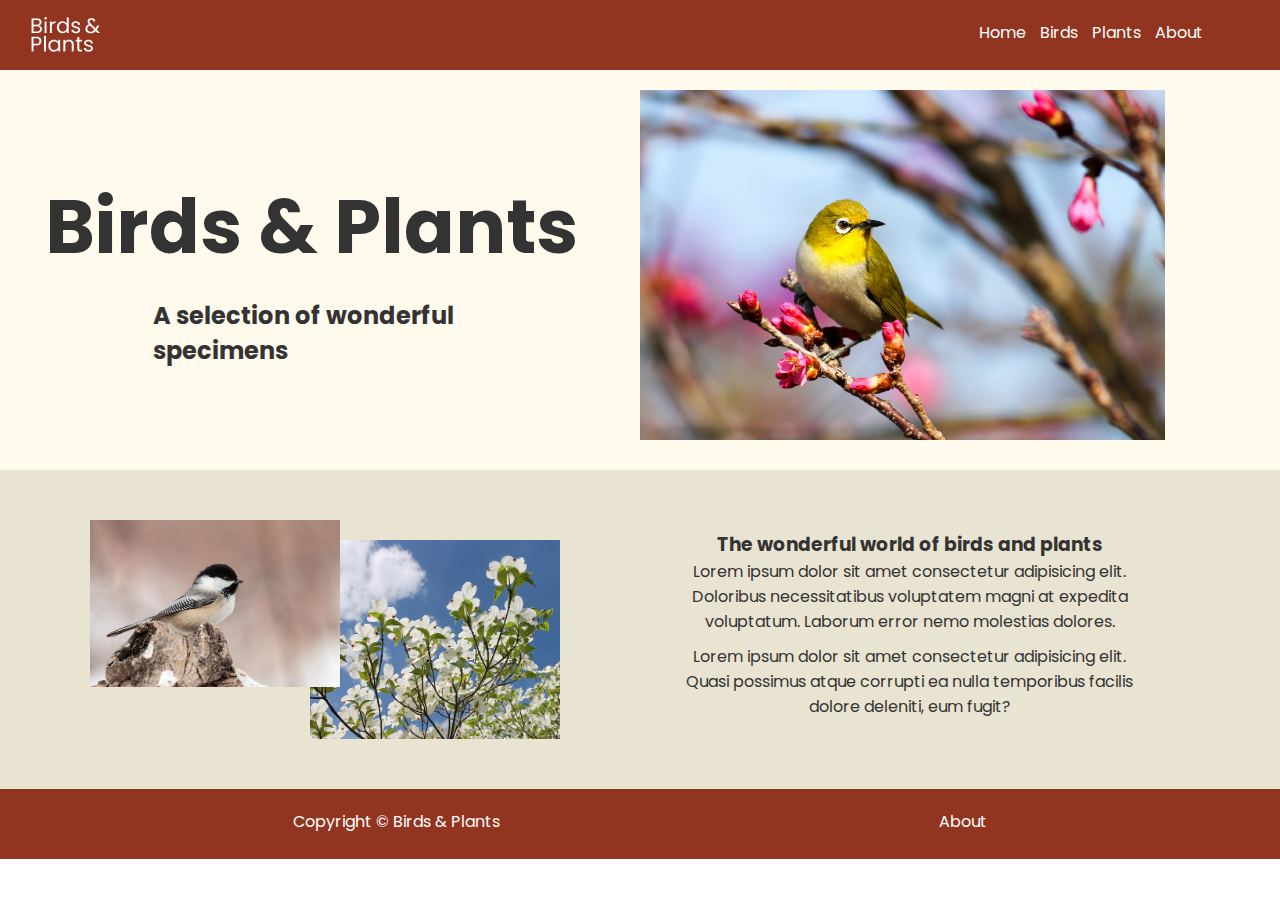
<file: index.html>
<!DOCTYPE html>
<html lang="en">
<head>
    <meta charset="UTF-8">
    <meta name="viewport" content="width=device-width, initial-scale=1.0">
    <link rel="stylesheet" href="styles.css">
    <title>Birds & Plants</title>
</head>
<body>
    <div class="navbar">
        <div class="container grid">
            <a href="index.html"><img src="images/navbar logo.png" alt=""></a>
            <ul>
                <li><a href="index.html">Home</a></li>
                <li><a href="birds.html">Birds</a></li>
                <li><a href="Plants.html">Plants</a></li>
                <li><a href="about.html">About</a></li>
            </ul>
        </div>
    </div>

    <div class="main-body">
        <div class="container grid">
            <div class="text">
                <h1>Birds & Plants</h1>
                <h2>A selection of wonderful specimens</h2>
            </div>
            <img src="images/yellowbird.jpg" alt="">
        </div>    
    </div>

    <div class="showcase-2">
        <div class="images">
            <img src="images/new chickadee.jpg" id="image1">  
            <img src="images/nw_dogwood.jpg" id="image2">
        </div>
        <div class="text">
            <h3>The wonderful world of birds and plants</h3>
            <p>
                Lorem ipsum dolor sit amet consectetur adipisicing 
                elit. Doloribus necessitatibus voluptatem magni at 
                expedita voluptatum. Laborum error nemo molestias 
                dolores.
            </p>
            <p style="margin-top: 10px;">
                Lorem ipsum dolor sit amet consectetur adipisicing elit. 
                Quasi possimus atque corrupti ea nulla temporibus facilis 
                dolore deleniti, eum fugit?
            </p>
        </div>
    </div>

    <footer class="footer">
        <p>Copyright &copy; Birds & Plants</p>
        <p><a href="about.html">About</a></p>
    </footer>
    
</body>
</html>
</file>
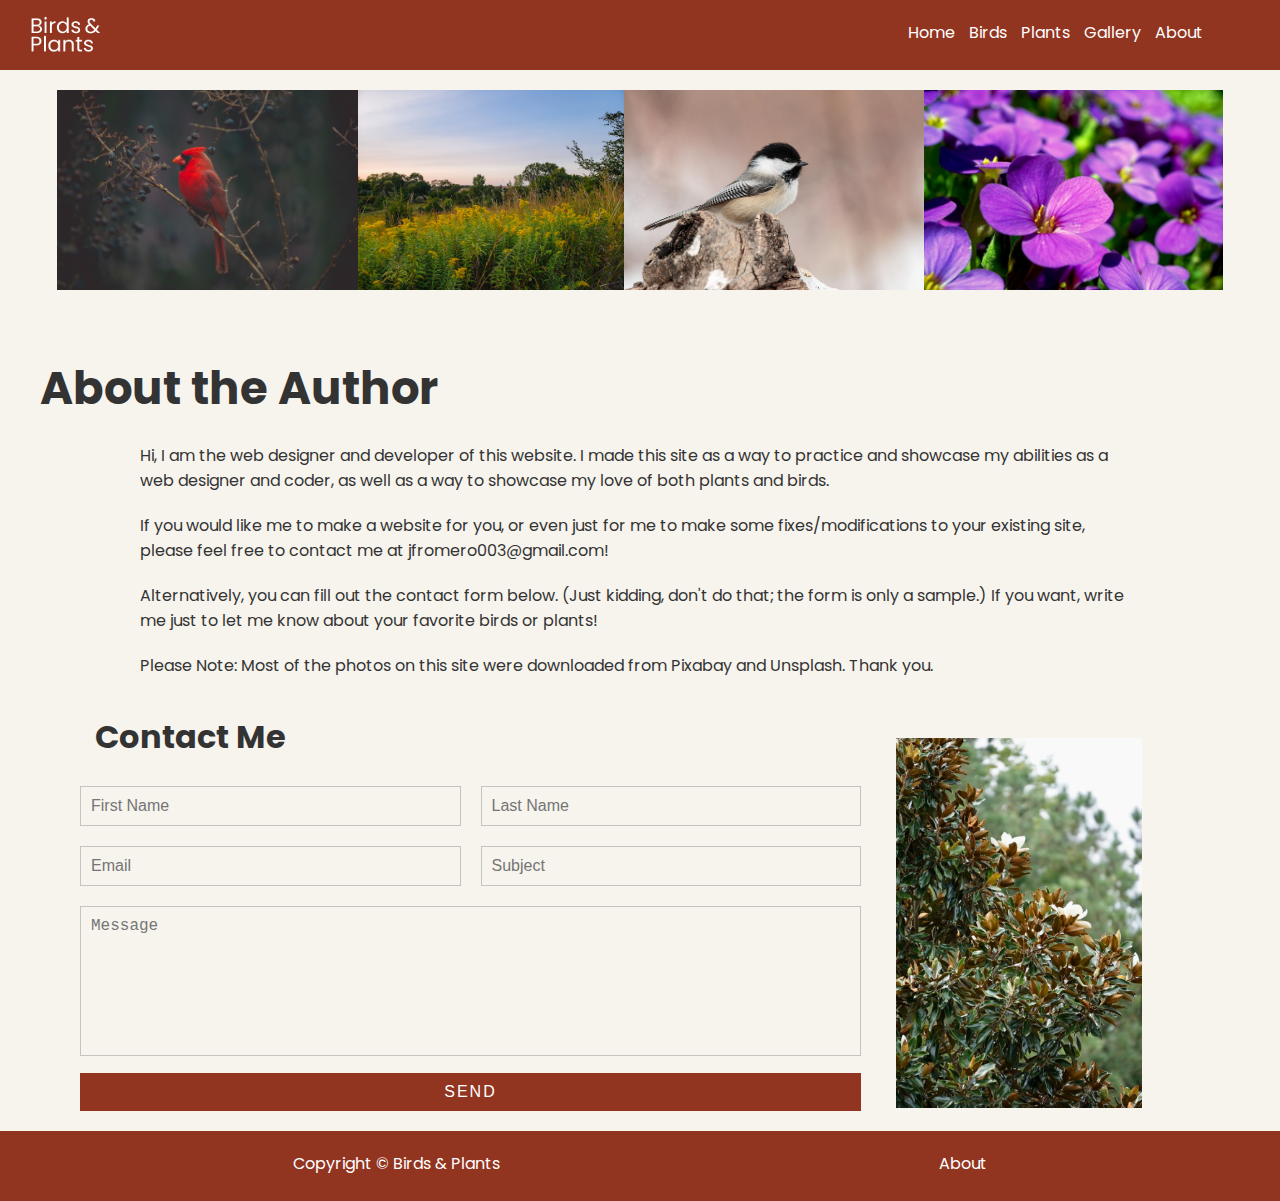
<file: about.html>
<!DOCTYPE html>
<html lang="en">
<head>
    <meta charset="UTF-8">
    <meta name="viewport" content="width=device-width, initial-scale=1.0">
    <link rel="stylesheet" href="styles.css">
    <title>About | Birds & Plants</title>
</head>
<body>
    <div class="navbar">
        <div class="container grid">
            <a href="index.html"><img src="images/navbar logo.png" alt=""></a>
            <ul>
                <li><a href="index.html">Home</a></li>
                <li><a href="birds.html">Birds</a></li>
                <li><a href="Plants.html">Plants</a></li>
                <li><a href="gallery.html">Gallery</a></li>
                <li><a href="about.html">About</a></li>
            </ul>
        </div>
    </div>

    <div class="image-collage">
        <div class="image-collage flex">
            <img src="images/timothy-dykes_cardinal.jpg" alt="">
            <img src="images/new_goldenrod.jpg" alt="" class="mobile-delete">
            <img src="images/new chickadee.jpg" alt="" class="mobile-delete">
            <img src="images/violets.jpg" alt="" class="mobile-delete">
        </div>
    </div>

    <div class="about-main-body">
        <div class="container grid">
            <div>
                <h1>About the Author</h1>
                <p>Hi, I am the web designer and developer of this website. 
                   I made this site as a way to practice and showcase my abilities as a 
                   web designer and coder, as well as a way to showcase my love of both
                   plants and birds.
                </p>
                <p>
                    If you would like me to make a website for you, or even just for me to
                    make some fixes/modifications to your existing site, please feel free
                    to contact me at jfromero003@gmail.com!
                </p>
                <p>
                    Alternatively, you can fill out the contact form below. 
                    (Just kidding, don't do that; the form is only a sample.) If you want, 
                    write me just to let me know about your favorite birds or plants! 
                </p>
                <p>
                    Please Note: Most of the photos on this site were downloaded from Pixabay and Unsplash. Thank you.
                </p>
            </div>

        </div>    
    </div>

    <section class="contact-section grid">
        <div class="contact-form">
            <h1>Contact Me</h1>
            <form>
                <div class="row">
                    <div class="input50">
                        <input type="text" placeholder="First Name"/>
                    </div>
                    <div class="input50">
                        <input type="text" placeholder="Last Name"/>
                    </div>
                </div>
                <div class="row">
                    <div class="input50">
                        <input type="text" placeholder="Email"/>
                    </div>
                    <div class="input50">
                        <input type="text" placeholder="Subject"/>
                    </div>
                </div>
                <div class="row">
                    <div class="input100">
                        <textarea placeholder="Message"></textarea>
                    </div>
                </div>
                <div class="row">
                    <div class="input100">
                        <input type="submit" value="Send">
                    </div>
                </div>
            </form>
        </div>
        <img src="images/magnolia.jpe" alt="">
    </section>

    <footer class="footer">
        <p>Copyright &copy; Birds & Plants</p>
        <p><a href="about.html">About</a></p>
    </footer>

</body>
</html>
</file>
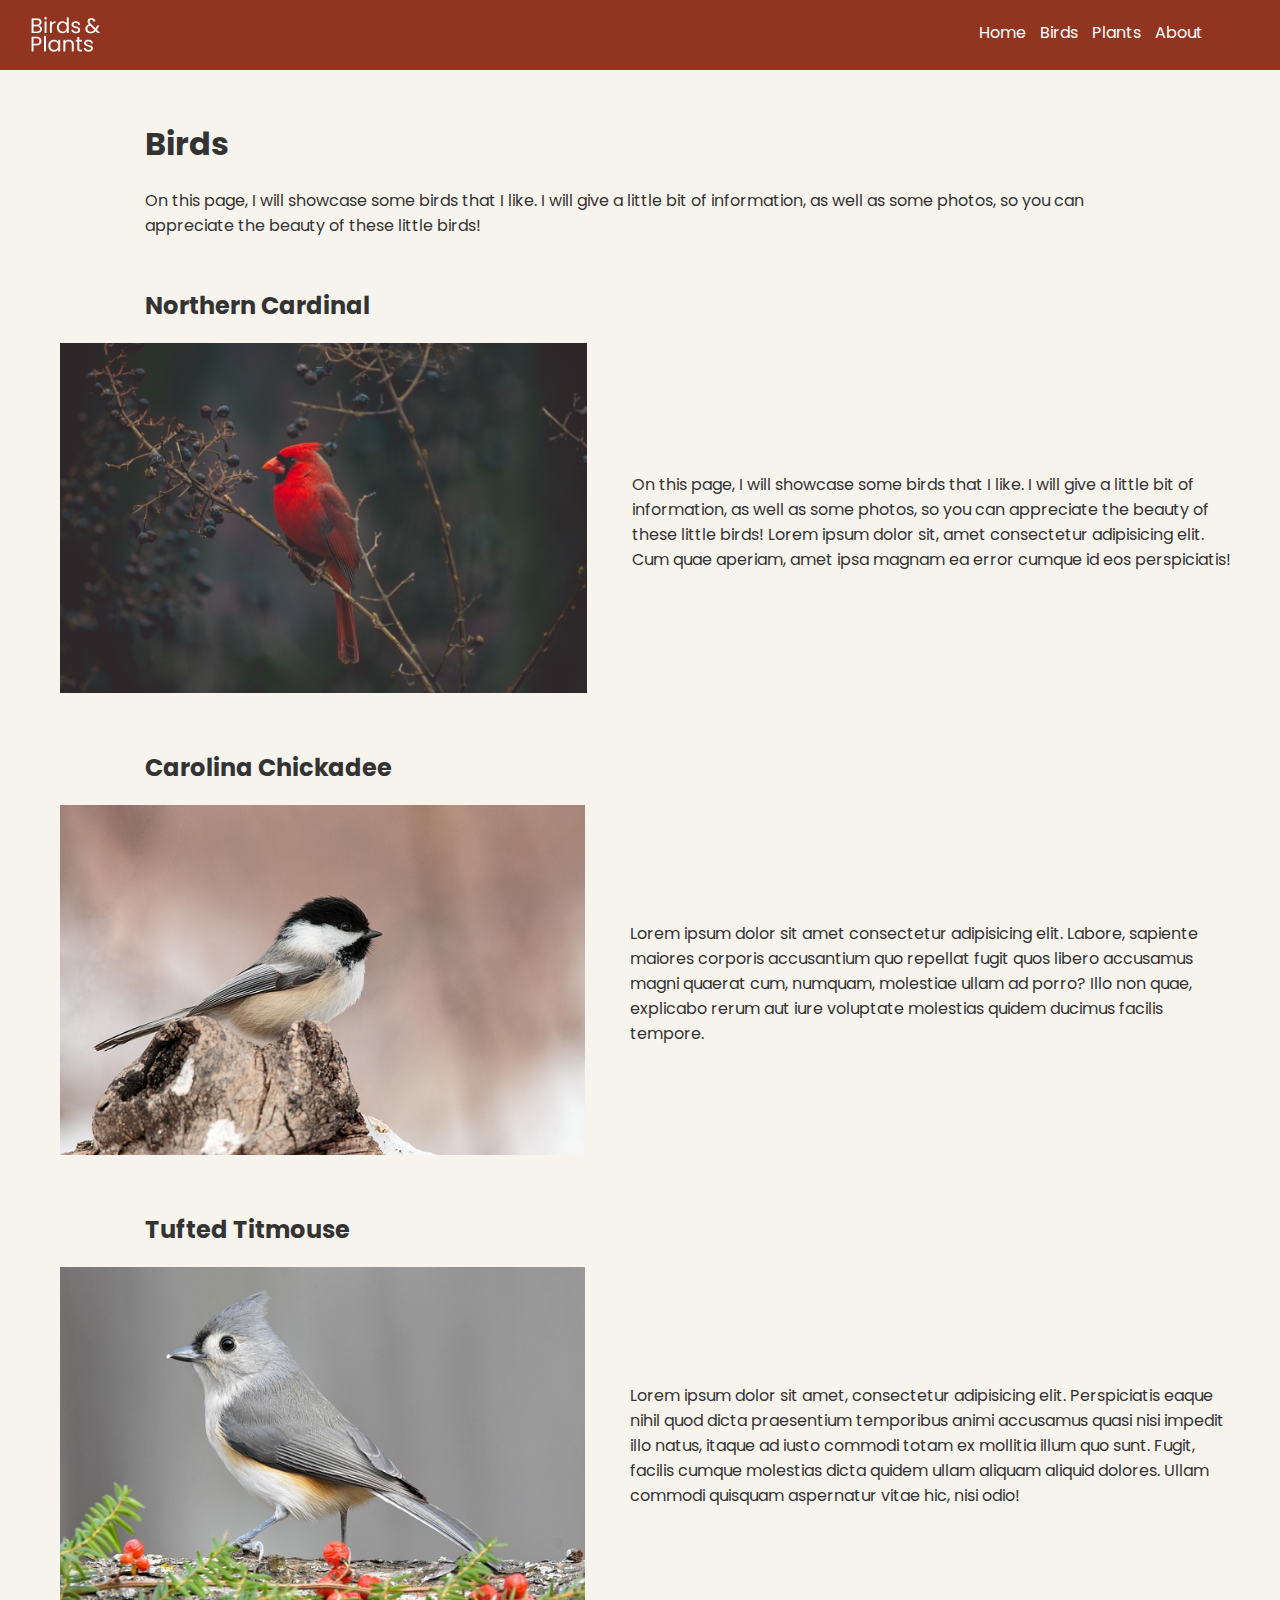
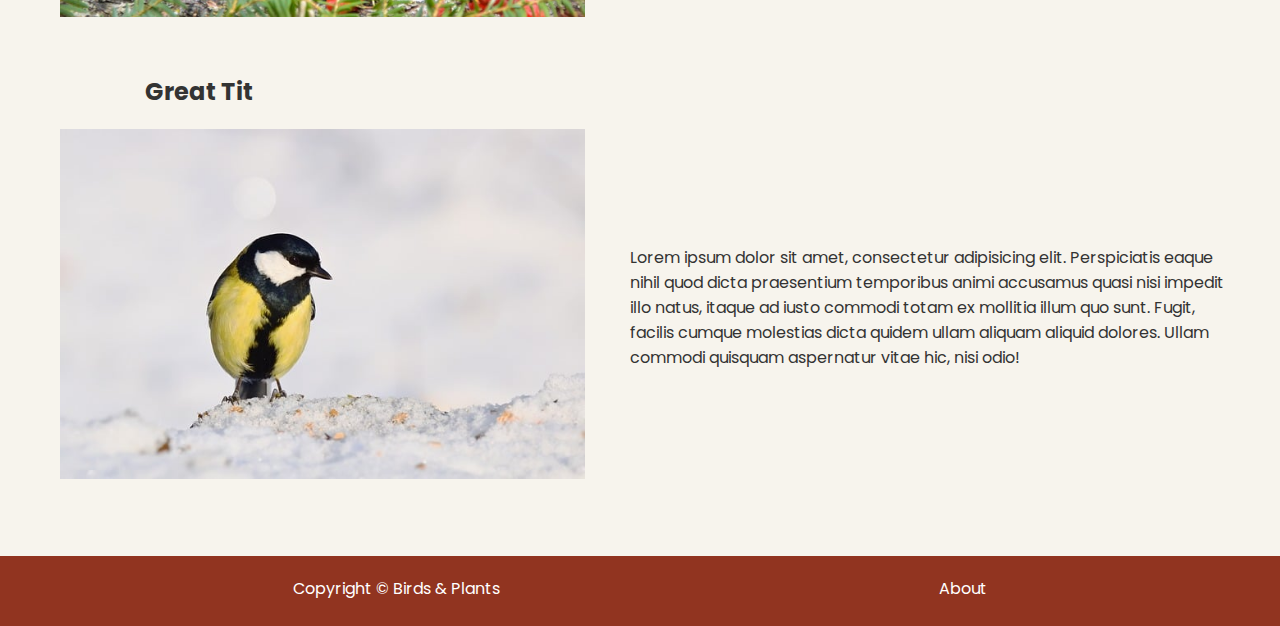
<file: birds.html>
<!DOCTYPE html>
<html lang="en">
<head>
    <meta charset="UTF-8">
    <meta name="viewport" content="width=device-width, initial-scale=1.0">
    <link rel="stylesheet" href="styles.css">
    <title>Birds | Birds & Plants</title>
</head>
<body>
    <div class="navbar">
        <div class="container grid">
            <a href="index.html"><img src="images/navbar logo.png" alt=""></a>
            <ul>
                <li><a href="index.html">Home</a></li>
                <li><a href="birds.html">Birds</a></li>
                <li><a href="Plants.html">Plants</a></li>
                <li><a href="about.html">About</a></li>
            </ul>
        </div>
    </div>

    <!-- New photos from pixabay and unsplash -->

    <div class="birds-main-body">
        <h1>Birds</h1>
        <p>
            On this page, I will showcase some birds that I like. 
            I will give a little bit of information, as well as some photos, 
            so you can appreciate the beauty of these little birds!
        </p>
        <div class="cardinals">
            
            <h2>Northern Cardinal</h2>
            <div class="bird-info">
                <div class="cardinal-photos">
                    <img src="images/timothy-dykes_cardinal.jpg" alt="">
                    
                </div>
                <p>
                On this page, I will showcase some birds that I like. 
                I will give a little bit of information, as well as some photos, 
                so you can appreciate the beauty of these little birds!
                Lorem ipsum dolor sit, amet consectetur adipisicing elit. Cum quae aperiam, amet ipsa magnam ea error cumque id eos perspiciatis!
                </p>
            </div>
        </div>

        <div class="chickadees">
            <h2>Carolina Chickadee</h2>
            <div class="bird-info">
                <div class="chickadee-photos">
                    <img src="images/new chickadee.jpg" alt="">
                </div>
                <p>
                Lorem ipsum dolor sit amet consectetur adipisicing elit. 
                Labore, sapiente maiores corporis accusantium quo repellat fugit 
                quos libero accusamus magni quaerat cum, numquam, molestiae 
                ullam ad porro? Illo non quae, explicabo rerum aut iure 
                voluptate molestias quidem ducimus facilis tempore.
                </p>
            </div>
        </div>

        <div class="tufted-titmouse">
            <h2>Tufted Titmouse</h2>
            <div class="bird-info">
                <div class="titmouse-photos">
                    <img src="images/new_tufted-titmouse-5774252_640.jpg" alt="">
                </div>
                <p>
                Lorem ipsum dolor sit amet, consectetur adipisicing elit. 
                Perspiciatis eaque nihil quod dicta praesentium temporibus 
                animi accusamus quasi nisi impedit illo natus, itaque ad iusto 
                commodi totam ex mollitia illum quo sunt. Fugit, facilis cumque 
                molestias dicta quidem ullam aliquam aliquid dolores. Ullam 
                commodi quisquam aspernatur vitae hic, nisi odio!
                </p>
            </div>
        </div>

        <div class="coopers-hawk">
            <h2>Great Tit</h2>
            <div class="bird-info">
                <div class="coopers-hawk-photos">
                    <img src="images/great-tit-9521571_640.jpg" alt="">
                </div>
                <p>
                    Lorem ipsum dolor sit amet, consectetur adipisicing elit. 
                    Perspiciatis eaque nihil quod dicta praesentium temporibus 
                    animi accusamus quasi nisi impedit illo natus, itaque ad iusto 
                    commodi totam ex mollitia illum quo sunt. Fugit, facilis cumque 
                    molestias dicta quidem ullam aliquam aliquid dolores. Ullam 
                    commodi quisquam aspernatur vitae hic, nisi odio!
                </p>
            </div>
        </div>
    </div>

    <footer class="footer">
        <p>Copyright &copy; Birds & Plants</p>
        <p><a href="about.html">About</a></p>
    </footer>
    
</body>
</html>
</file>
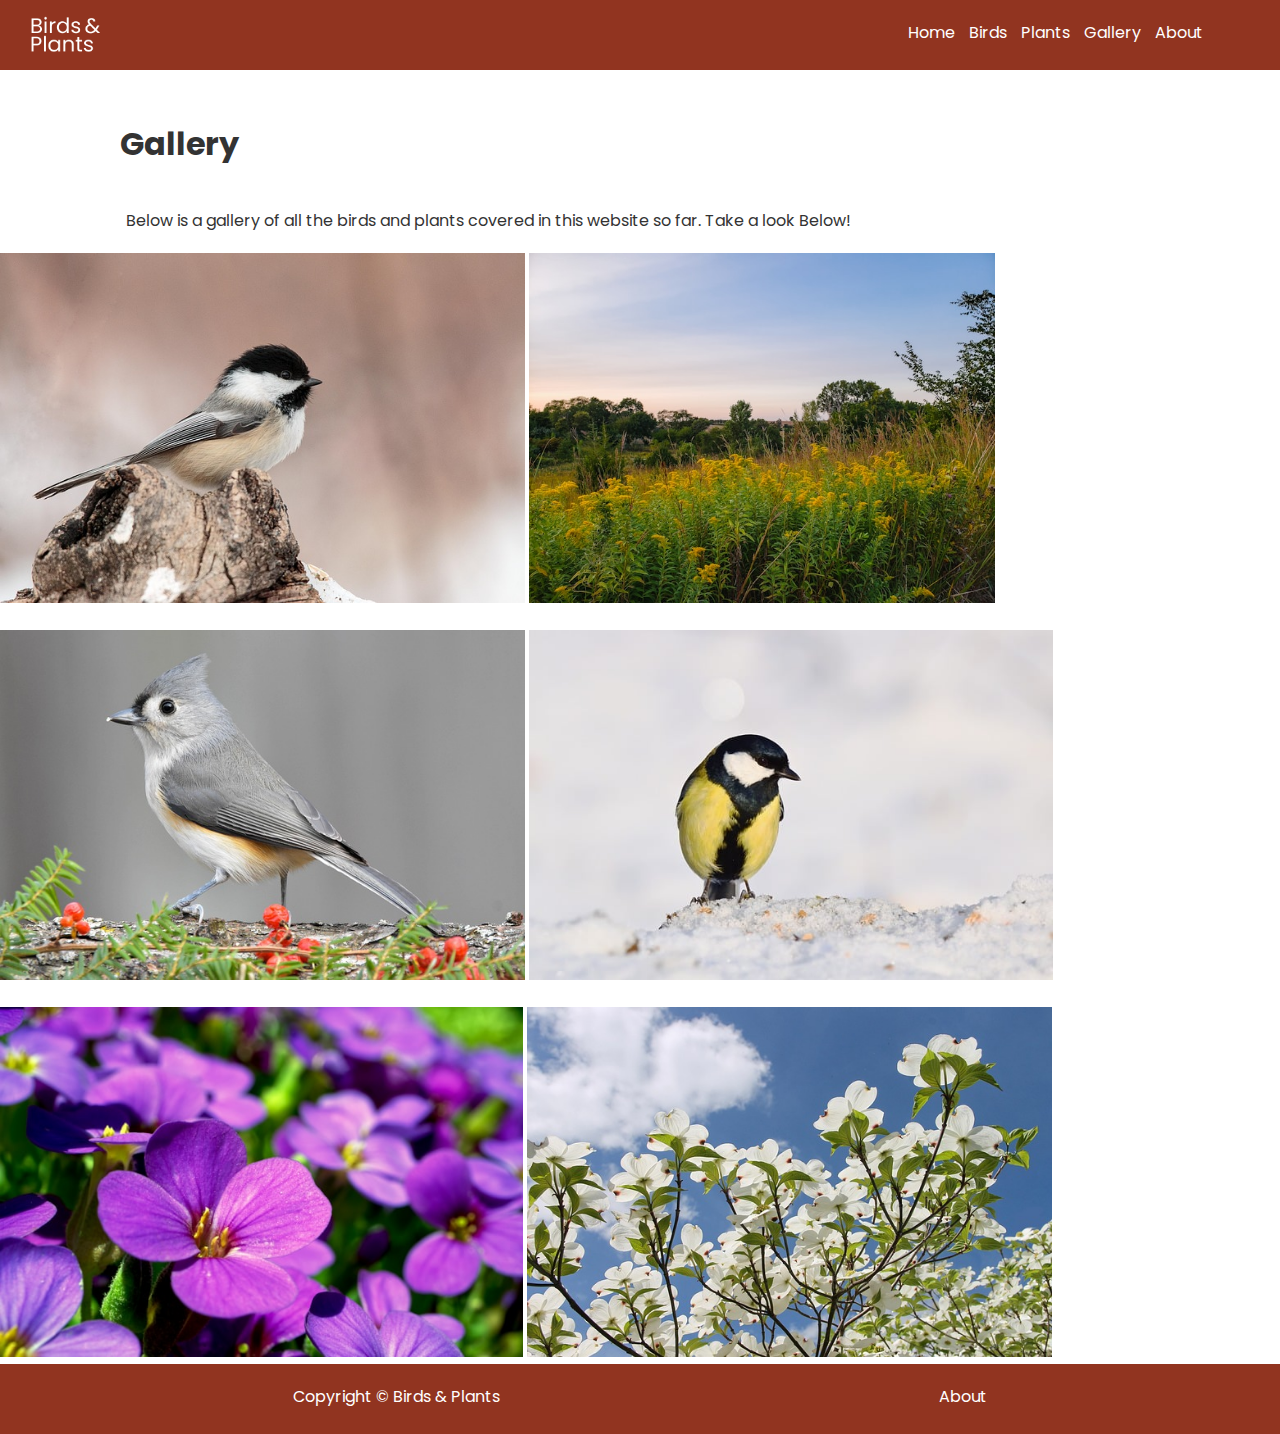
<file: gallery.html>
<!DOCTYPE html>
<html lang="en">
<head>
    <meta charset="UTF-8">
    <meta name="viewport" content="width=device-width, initial-scale=1.0">
    <link rel="stylesheet" href="styles.css">
    <title>Gallery | Birds & Plants</title>
</head>
<body>
    <div class="navbar">
        <div class="container grid">
            <a href="index.html"><img src="images/navbar logo.png" alt=""></a>
            <ul>
                <li><a href="index.html">Home</a></li>
                <li><a href="birds.html">Birds</a></li>
                <li><a href="Plants.html">Plants</a></li>
                <li><a href="gallery.html">Gallery</a></li>
                <li><a href="about.html">About</a></li>
            </ul>
        </div>
    </div>

    <div class="gallery-top-text">
        <h1>Gallery</h1>
        <p>
            Below is a gallery of all the birds and plants covered in this
            website so far. Take a look Below!
        </p>
    </div>

    <!-- ============================================ -->
    <!--                   Gallery                    -->
    <!-- ============================================ -->

    <div class="gallery">
        <a target="_blank" href="images/new chickadee.jpg">
            <img src="images/new chickadee.jpg" alt="">
        </a>
        <a target="_blank" href="images/new_goldenrod.jpg">
            <img src="images/new_goldenrod.jpg" alt="">
        </a>
        <a target="_blank" href="images/new_tufted-titmouse-5774252_640.jpg">
            <img src="images/new_tufted-titmouse-5774252_640.jpg" alt="">
        </a>
    
        <a target="_blank" href="images/great-tit-9521571_640.jpg">
            <img src="images/great-tit-9521571_640.jpg" alt="">
        </a>
        <a target="_blank" href="images/violets.jpg">
            <img src="images/violets.jpg" alt="">
        </a>
        <a target="_blank" href="images/nw_dogwood.jpg">
            <img src="images/nw_dogwood.jpg" alt="">
        </a>
    </div>


    <footer class="footer">
        <p>Copyright &copy; Birds & Plants</p>
        <p><a href="about.html">About</a></p>
    </footer>

    
</body>
</html>
</file>
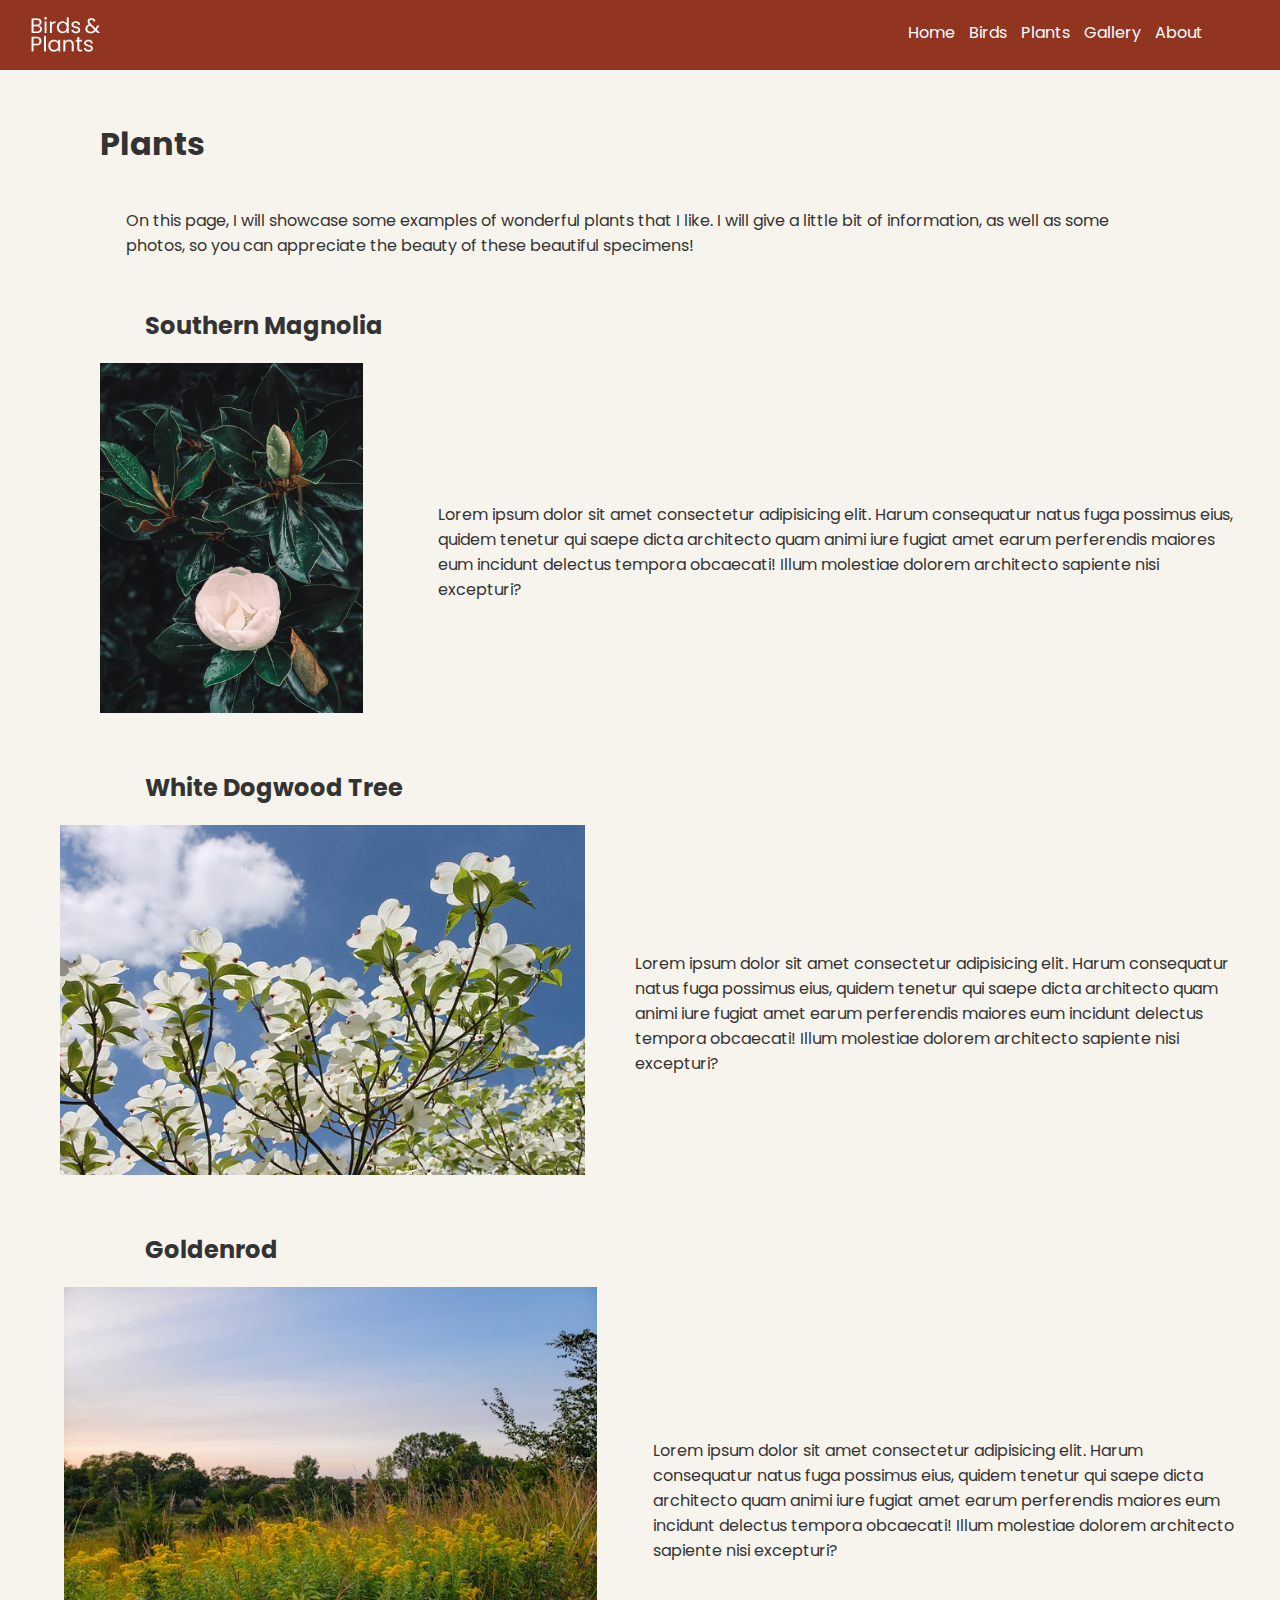
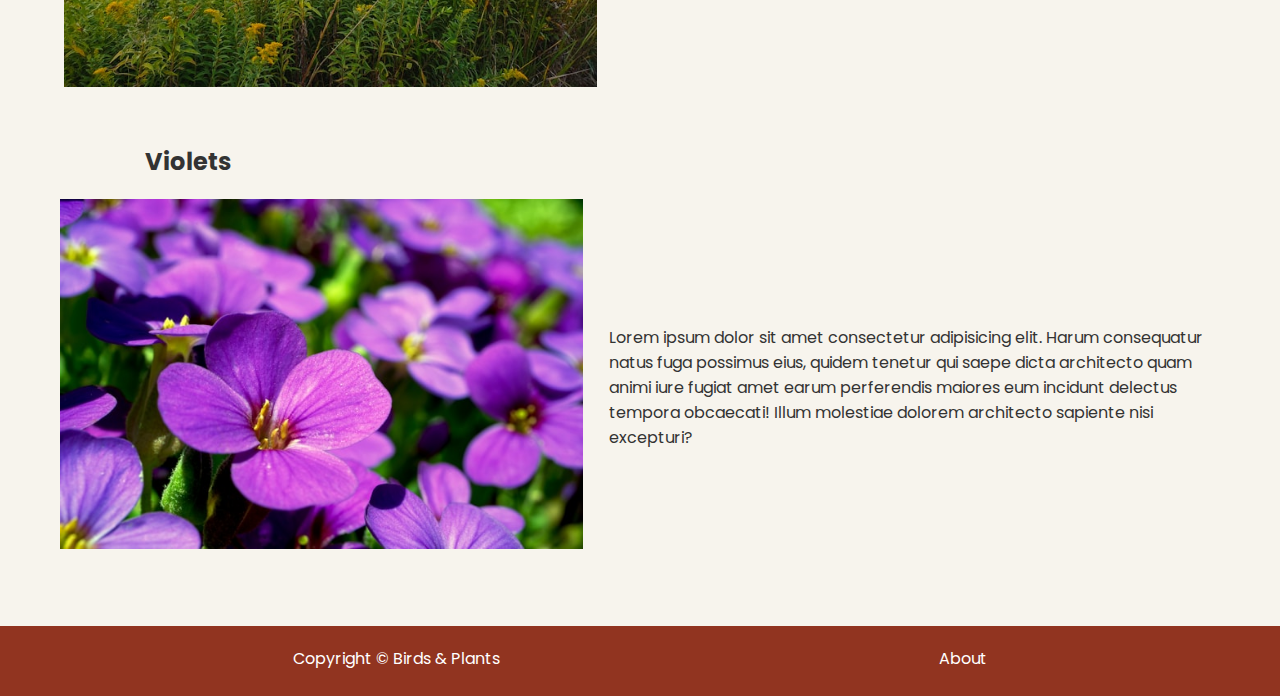
<file: plants.html>
<!DOCTYPE html>
<html lang="en">
<head>
    <meta charset="UTF-8">
    <meta name="viewport" content="width=device-width, initial-scale=1.0">
    <link rel="stylesheet" href="styles.css">
    <title>Plants | Birds & Plants</title>
</head>
<body>
    <div class="navbar">
        <div class="container grid">
            <a href="index.html"><img src="images/navbar logo.png" alt=""></a>
            <ul>
                <li><a href="index.html">Home</a></li>
                <li><a href="birds.html">Birds</a></li>
                <li><a href="Plants.html">Plants</a></li>
                <li><a href="gallery.html">Gallery</a></li>
                <li><a href="about.html">About</a></li>
            </ul>
        </div>
    </div>

    <!-- New pics from unsplash -->

    <div class="plants-main-body">
        <div class="top-text">
            <h1>Plants</h1>
            <p>
                On this page, I will showcase some examples of wonderful plants that I like. 
                I will give a little bit of information, as well as some photos, 
                so you can appreciate the beauty of these beautiful specimens!
            </p>
        </div>

        <div class="magnolias">
            <h2>Southern Magnolia</h2>
            <div class="plant-info">
                <div class="magnolia-photos">
                    <img src="images/new_magnolia.jpg" alt="">
                </div>
                <p>
                    Lorem ipsum dolor sit amet consectetur adipisicing elit. 
                    Harum consequatur natus fuga possimus eius, quidem tenetur qui 
                    saepe dicta architecto quam animi iure fugiat amet earum 
                    perferendis maiores eum incidunt delectus tempora obcaecati! 
                    Illum molestiae dolorem architecto sapiente nisi excepturi?
                </p>
            </div>
        </div>

        <div class="dogwood">
            <h2>White Dogwood Tree</h2>
            <div class="plant-info">
                <div class="dogwood-photos">
                    <img src="images/nw_dogwood.jpg" alt="">
                </div>
                <p>
                    Lorem ipsum dolor sit amet consectetur adipisicing elit. 
                    Harum consequatur natus fuga possimus eius, quidem tenetur qui 
                    saepe dicta architecto quam animi iure fugiat amet earum 
                    perferendis maiores eum incidunt delectus tempora obcaecati! 
                    Illum molestiae dolorem architecto sapiente nisi excepturi?
                </p>
            </div>
        </div>

        <div class="goldenrod">
            <h2>Goldenrod</h2>
            <div class="plant-info">
                <div class="goldenrod-photos">
                    <img src="images/new_goldenrod.jpg" alt="">
                </div>
                <p>
                    Lorem ipsum dolor sit amet consectetur adipisicing elit. 
                    Harum consequatur natus fuga possimus eius, quidem tenetur qui 
                    saepe dicta architecto quam animi iure fugiat amet earum 
                    perferendis maiores eum incidunt delectus tempora obcaecati! 
                    Illum molestiae dolorem architecto sapiente nisi excepturi?
                </p>
            </div>
        </div>
        
        <div class="milkweed">
            <h2>Violets</h2>
            <div class="plant-info">
                <div class="milkweed-photos">
                    <img src="images/violets.jpg" alt="">
                </div>
                <p>
                    Lorem ipsum dolor sit amet consectetur adipisicing elit. 
                    Harum consequatur natus fuga possimus eius, quidem tenetur qui 
                    saepe dicta architecto quam animi iure fugiat amet earum 
                    perferendis maiores eum incidunt delectus tempora obcaecati! 
                    Illum molestiae dolorem architecto sapiente nisi excepturi?
                </p>
            </div>
        </div>
    </div>

    <footer class="footer">
        <p>Copyright &copy; Birds & Plants</p>
        <p><a href="about.html">About</a></p>
    </footer>
</body>
</html>
</file>
<file: styles.css>
@import url('https://fonts.googleapis.com/css2?family=Poppins:ital,wght@0,100;0,200;0,300;0,400;0,500;0,600;0,700;0,800;0,900;1,100;1,200;1,300;1,400;1,500;1,600;1,700;1,800;1,900&display=swap');

*{
    box-sizing: border-box;
    margin: 0;
    padding: 0;
}

:root{
    --primary-color: #913420;
    --secondary-color: #f7f4ed;
    --third-color: #e9e3d1;
}

html, body{
    font-family: 'Poppins', sans-serif;
    color: #333;
}

ul {
    list-style-type: none;
}

a{
    text-decoration: none;
    color: #fff;
}

img {
    width: 100%;
}

/********** Navbar **********/

.navbar {
    background-color: var(--primary-color);
    height: 70px;
}

.navbar .container {
    display: flex;
    justify-content: space-between;
}

.navbar ul{
    display: flex;
    padding: 20px;
    margin: 0 30px;
    margin-right: 50px;
}

.navbar ul li{
    padding: 0 7px;
}

.navbar img{
    height: 50px;
    width: auto;
    margin: 10px 30px;
}

.navbar ul a:hover{
    border-bottom: 2px #fff solid;
}


/********** Main Body **********/
.main-body .grid {
    display: grid;
    background-color: #FFFAEC;
    grid-template-columns: 50% 50%;
    padding-bottom: 30px;
}

.main-body h1 {
    padding: 100px 0 15px 7%;
    font-size: 75px;
    position: relative;
}

.main-body h2 {
    padding: 0px 0 0 53px;
}

.main-body .home-image {
    height: 100px;
}

img {
    margin-top: 20px;
    height: 350px;
    width: auto;
    
}

/****** Second Showcase ******/
.showcase-2 {
    display: flex;
    padding: 30px 0 70px 0;
    background-color: var(--third-color);
}

.showcase-2 .images{
    margin-left: 7%;
    display: flex;
}

.showcase-2 img{
    width: 250px;
    height: auto;
}

#image1{
    position: absolute;
    z-index: 10;
}

#image2{
    position: relative;
    bottom: -20px;
    left: 220px;
}

.showcase-2 .text{
    text-align: center;
    margin-top: 30px;
    padding-left: 200px;
}

/********** Footer **********/
.footer {
    display: flex;
    background-color: var(--primary-color);
    color: #fff;
    height: 70px;

    justify-content: space-evenly;
}

.footer p{
    padding-top: 20px;
}



/*************** About Page *****************/
.about-main-body {
    background-color: var(--secondary-color);

    padding-top: 75px;
}

.about-main-body h1 {
    padding: 10px 0 10px 40px;
    font-size: 45px;
}

.about-main-body p {
    padding: 10px 40px;
}

.image-collage {
    background-color: var(--secondary-color);
    height: 200px;
    display: flex;
    justify-content:center;
}

.image-collage img {
    height: 200px;
    width: auto;
}

/* Form */

.contact-section {
    display: grid;
    grid-template-columns: 70% 30%;
    background: var(--secondary-color);
}

.contact-section img {
    padding: 30px 0 0 0;
    height: 400px;
    width: auto;
}

.contact-form {
    position: relative;
    background: var(--secondary-color);
    /* width: calc(100% - 400px); */
    padding: 25px 25px 20px 70px;
}

.contact-form h1 {
    padding: 0 0 15px 25px;
}

.contact-form form{
    width: 100%;
    /* width: calc(100% - 400px); */
}

.contact-form .row{
    width: 100%;
    display: flex;
}

.contact-form .input50{
    width: 50%;
    margin: 0 10px;
}

.contact-form .input100{
    width: 100%;
    margin: 0 10px;
}

.contact-form .row input,
.contact-form .row textarea {
    position: relative;
    border: 1px solid rgba(0,0,0,0.2);
    color: #111;
    background: transparent;
    width: 100%;
    padding: 10px;
    outline: none;
    font-size: 16px;
    font-weight: 300;
    margin: 10px 0;
    resize: none;
}

.contact-form .row textarea{
    height: 150px;
}

.contact-form .row input[type='submit'] {
    background-color: var(--primary-color);
    color: #fff;
    margin: 0;
    text-transform: uppercase;
    letter-spacing: 2px;
    font-weight: 300;
    border: 0;
    cursor: pointer;
}



/*************** Birds Page *****************/
.birds-main-body {
    background-color: var(--secondary-color);
    padding: 50px 0 70px 0;
}

.birds-main-body h1, h2, p {
    padding: 0 45px;
    margin: 0 100px;
}

.birds-main-body p{
    padding-top: 20px;
}

.bird-info{
    display: flex;
}

.bird-info p{
    margin: auto;
}

.birds-main-body .cardinals {
    padding-top: 50px;
}

.cardinals img{
    padding-left: 60px;
}

.birds-main-body .chickadees {
    padding-top: 50px;
}

.chickadees img {
    padding-left: 60px;
}


.birds-main-body .tufted-titmouse {
    padding-top: 50px;
}

.tufted-titmouse img {
    padding-left: 60px;
}

.birds-main-body .coopers-hawk {
    padding-top: 50px;
}

.coopers-hawk img {
    padding-left: 60px;
}


/*************** Plants Page *****************/
.plants-main-body {
    padding: 50px 0 70px 0;
    background-color: var(--secondary-color);
}

.plants-main-body h1 {
    padding-left: 100px;
}

.plants-main-body p{
    padding-top: 40px;
    padding-left: 2%;
}

.plant-info{
    display: flex;
}

.plant-info p{
    margin: auto;
}

.plants-main-body .magnolias {
    padding-top: 50px
}

.magnolias img{
    padding: 0 50px 0 100px;
}

.magnolia-img-1 {
    height: 450px;
    width: auto;
}

.plants-main-body .dogwood {
    padding-top: 50px;
}

.dogwood-photos {
    padding-left: 60px;
}

.dogwood img {
    padding-right: 25px;
}

.plants-main-body .goldenrod {
    padding-top: 50px;
}

.goldenrod-photos {
    /* padding-left: 60px; */
    padding-left: 5%;
}

.goldenrod img {
    padding-right: 30px;
    height: 400px;
    width: auto;
}

.plants-main-body .milkweed {
    padding-top: 50px;
}

.milkweed-photos {
    padding-left: 60px;
}


/*************** Gallery Page *****************/
.gallery-top-text h1 {
    padding: 50px 0 0 120px
}

.gallery-top-text p{
    padding-top: 40px;
    padding-left: 2%;
}

/* Example using Flexbox */
.gallery-container {
  display: flex;
  flex-wrap: wrap; /* Allow images to wrap to the next line */
  justify-content: center; /* Center images in the container */
  gap: 10px; /* Spacing between images */
}

.gallery-container img {
  width: 200px; /* Set a fixed width for each image */
  height: auto; /* Maintain aspect ratio */
  margin: 10px;
  cursor: pointer;
}

.row > .column {
  padding: 0 8px;
}

.row:after {
  content: "";
  display: table;
  clear: both;
}

/* Create four equal columns that floats next to eachother */
.column {
  float: left;
  width: 25%;
}

/* The Modal (background) */
.modal {
  display: none;
  position: fixed;
  z-index: 1;
  padding-top: 100px;
  left: 0;
  top: 0;
  width: 100%;
  height: 100%;
  overflow: auto;
  background-color: black;
}

/* Modal Content */
.modal-content {
  position: relative;
  background-color: #fefefe;
  margin: auto;
  padding: 0;
  width: 90%;
  max-width: 1200px;
}

.mySlides img{
    display: none;
    height: 75vh;
    width: auto;
}
.modal-content img{
    width: 50%;
    height: auto;
}

/* The Close Button */
.close {
  color: white;
  position: absolute;
  top: 10px;
  right: 25px;
  font-size: 35px;
  /* font-weight: bold; */
}

.close:hover,
.close:focus {
  color: #999;
  text-decoration: none;
  cursor: pointer;
}

/* Hide the slides by default */
.mySlides {
  display: none;
}

/* Next & previous buttons */
.prev,
.next {
  cursor: pointer;
  position: absolute;
  top: 50%;
  width: auto;
  padding: 16px;
  margin-top: -50px;
  color: white;
  font-weight: bold;
  font-size: 20px;
  transition: 0.6s ease;
  border-radius: 0 3px 3px 0;
  user-select: none;
  -webkit-user-select: none;
}

/* Position the "next button" to the right */
.next {
  right: 0;
  border-radius: 3px 0 0 3px;
}

/* On hover, add a black background color with a little bit see-through */
.prev:hover,
.next:hover {
  background-color: rgba(0, 0, 0, 0.8);
}

/* Number text (1/3 etc) */
.numbertext {
  color: #f2f2f2;
  font-size: 12px;
  padding: 8px 12px;
  position: absolute;
  top: 0;
}

/* Caption text */
.caption-container {
  text-align: center;
  background-color: black;
  padding: 2px 16px;
  color: white;
}

img.demo {
  opacity: 0.6;
}

.active,
.demo:hover {
  opacity: 1;
}

img.hover-shadow {
  transition: 0.3s;
}

.hover-shadow:hover {
  box-shadow: 0 4px 8px 0 rgba(0, 0, 0, 0.2), 0 6px 20px 0 rgba(0, 0, 0, 0.19);
}







@media(max-width: 1130px) {
    .main-body h1 {
        font-size: 65px;
    }
}

/************* Tablets and under **********/
@media(max-width: 768px) {
    .main-body img {
        height: 60%;
        width: auto;
        padding-top: 40px;
    }

    .main-body h1 {
        padding-top: 50px;
    }
    
    .main-body h2 {
        padding-left: 30px;
        
    }
}

/*************** Mobile *******************/
@media(max-width: 500px){
    .navbar .container {
        display: flex;
    }

    .navbar ul{
        padding: 20px 5px;
        margin: 0;
        margin-right: 10px;
    }

    .main-body .container{
        display: flex;
        flex-direction: column;
        justify-content: space-evenly;
    }

    .main-body h1 {
    padding: 50px 0 15px 0;
    font-size: 50px;
    position: relative;
    text-align: center;
    margin: auto;
    }

    .main-body h2 {
        padding: 0px 0 0 10px;
        margin: 0;
        text-align: center;
    }

    .main-body img {
        width: 80%;
        height: auto;
        /* padding: 0px 0 30px 60px; */
        margin: auto;
    }

    .navbar .container {
        display: flex;
        justify-content: space-around;
    }

    .navbar img{
        margin: 10px 10px 10px 30px;
    }

    .showcase-2 {
    display: flex;
    flex-direction: column;
    padding: 30px 0 70px 0;
    background-color: var(--third-color);
    }

    .showcase-2 .images{
        /* margin-left: 7%; */
        display: flex;
        flex-direction: column;
    }

    .showcase-2 img{
        width: 250px;
        height: auto;
    }

    #image1{
        position: relative;
        z-index: 10;
    }

    #image2{
        position: relative;
        bottom: -10px;
        left: 80px;

    }

    .showcase-2 .text{
        text-align: center;
        margin-top: 30px;
        padding-left: 0;
        padding-top: 20px;
    }

    .showcase-2 p{
        margin: auto;
    }

    .footer p{
        padding: 0;
        padding-top: 20px;
        margin: 0;
    }


    /**** Birds ****/
    .birds-main-body h1, h2, p {
        padding: 0 30px;
        margin: 0;
    }



    .bird-info{
        display: flex;
        flex-direction: column;
        padding-bottom: 30px;
    }

    .cardinals img,
    .chickadees img,
    .tufted-titmouse img,
    .coopers-hawk img {
        width: 85%;
        height: auto;
        margin: auto;
        padding-top: 20px;
    }


    /**** Plants ****/
    .plant-info{
    display: flex;
    flex-direction: column;
    }

    .plants-main-body h1 {
    padding-left: 30px;
    }

    .plants-main-body .top-text p{
        padding: 10px;
    }

    .plants-main-body p{
        /* padding-top: 40px;
        padding-left: 2%; */
        margin: auto;
    }

    .plant-info{
        padding-bottom: 30px;
    }

    .plant-info p{
        padding: 10px 0 0 5%;
        margin: auto;
    }

    .plant-info img{
        width: 90%;
        height: auto;
        margin: auto;
        padding: none;
        padding-top: 20px;
        padding-bottom: 10px;
    }

    .magnolias img{
        padding: 20px 0 0 15%;
        width: 80%;
        margin: auto;
    }

    .dogwood-photos{
        padding-left: 10%;
    }

    .dogwood img{
        padding-right: 0;
    }

    .milkweed-photos{
        padding-left: 10%;
    }

    .goldenrod-photos{
        padding-left: 10%;
    }

    .goldenrod img{
        padding-right: 0;
    }

    


    /*** About ***/
    .image-collage .mobile-delete {
        display: none;
    }

    .about-main-body h1{
        font-size: 40px;
    }
    
    .contact-section {
        display: flex;
        flex-direction: column;
        padding-top: 30px;
    }

    .contact-section img {
        max-width: 90%;
        height: auto;
        margin: auto;
        padding-bottom: 30px;
    }

    .contact-form {
        padding-left: 30px;
    }
}
</file>
